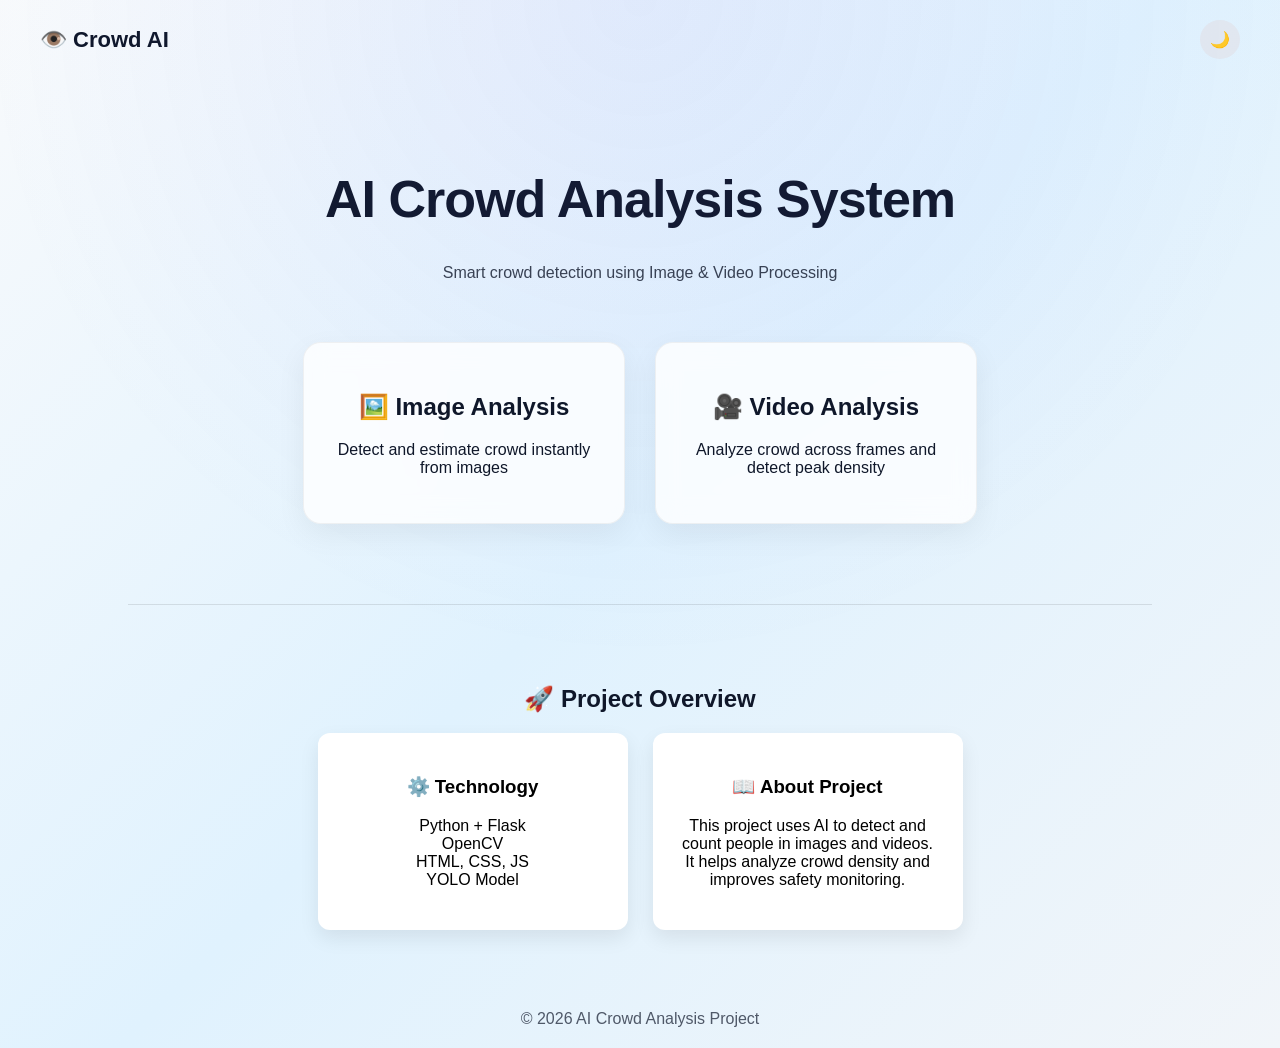
<file: templates/landing.html>
<!DOCTYPE html>
<html lang="en">
<head>
<meta charset="UTF-8">
<meta name="viewport" content="width=device-width, initial-scale=1.0">
<title>Crowd AI</title>

<style>

/* ================= BASE THEME (LIGHT MODE DEFAULT) ================= */
body {
    margin: 0;
    font-family: 'Segoe UI', sans-serif;
    background: linear-gradient(135deg, #f8fafc, #e0f2fe, #f1f5f9);
    color: #0f172a;
    transition: all 0.4s ease;
}
body::before {
    content: "";
    position: fixed;
    top: 0;
    left: 0;
    width: 100%;
    height: 100%;
    background: radial-gradient(circle at top, rgba(99,102,241,0.08), transparent 60%);
    pointer-events: none;
}

/* ================= DARK MODE ================= */
body.dark-mode {
    background: #0b1220;
    color: #e2e8f0;
}

/* ================= NAVBAR ================= */
.navbar {
    display: flex;
    justify-content: space-between;
    align-items: center;
    padding: 20px 40px;
}

.logo {
    font-size: 22px;
    font-weight: bold;
}

/* Toggle Button */
.theme-toggle {
    background: #e2e8f0;
    padding: 10px;
    border-radius: 50%;
    cursor: pointer;
    transition: 0.3s;
}

/* Dark toggle button */
body.dark-mode .theme-toggle {
    background: #1f2937;
    color: white;
}

/* ================= HERO ================= */
.hero {
    text-align: center;
    margin-top: 90px;
}

.hero h1 {
    font-size: 52px;
    font-weight: 700;
    letter-spacing: -1px;
}

.hero p {
    opacity: 0.8;
}

/* ================= CARDS ================= */
.cards {
    display: flex;
    justify-content: center;
    gap: 30px;
    margin-top: 60px;
    flex-wrap: wrap;
}

.card {
    background: rgba(255, 255, 255, 0.8);
    backdrop-filter: blur(12px);
    border: 1px solid rgba(0,0,0,0.05);
    color: #0f172a;
    padding: 30px;
    width: 260px;
    border-radius: 18px;
    text-align: center;
    text-decoration: none;
    transition: 0.3s;
    box-shadow: 0 10px 30px rgba(0,0,0,0.06);
}
.card:hover {
    transform: translateY(-10px);
    box-shadow: 0 20px 50px rgba(0,0,0,0.12);
}

/* DARK CARDS */
body.dark-mode .card {
    background: #111827;
    color: #e5e7eb;
    box-shadow: 0 10px 25px rgba(0,0,0,0.4);
}

/* ================= DIVIDER ================= */
.section-divider {
    width: 80%;
    height: 1px;
    margin: 80px auto;
    background: rgba(0,0,0,0.1);
}

body.dark-mode .section-divider {
    background: rgba(255,255,255,0.1);
}

/* ================= INFO ================= */
.info {
    text-align: center;
}

.info-grid {
    display: flex;
    justify-content: center;
    gap: 25px;
    flex-wrap: wrap;
}

.info-box {
    background: white;
    color: black;
    padding: 25px;
    width: 260px;
    border-radius: 12px;
    transition: 0.3s;
    box-shadow: 0 8px 20px rgba(0,0,0,0.08);
}

/* DARK INFO BOX */
body.dark-mode .info-box {
    background: #111827;
    color: #e5e7eb;
}

/* ================= FOOTER ================= */
.footer {
    margin-top: 60px;
    padding: 20px;
    opacity: 0.7;
    text-align: center;
}

</style>
</head>

<body>

<!-- NAVBAR -->
<div class="navbar">
    <div class="logo">👁️ Crowd AI</div>
    <div onclick="toggleTheme()" class="theme-toggle" id="toggleBtn">🌙</div>
</div>

<!-- HERO -->
<div class="hero">
    <h1>AI Crowd Analysis System</h1>
    <p>Smart crowd detection using Image & Video Processing</p>
</div>

<!-- CARDS -->
<div class="cards">
    <a href="/image" class="card">
        <h2>🖼️ Image Analysis</h2>
        <p>Detect and estimate crowd instantly from images</p>
    </a>

    <a href="/video" class="card">
        <h2>🎥 Video Analysis</h2>
        <p>Analyze crowd across frames and detect peak density</p>
    </a>
</div>

<!-- DIVIDER -->
<div class="section-divider"></div>

<!-- PROJECT INFO -->
<div class="info">
    <h2>🚀 Project Overview</h2>

    <div class="info-grid">

        <div class="info-box">
            <h3>⚙️ Technology</h3>
            <p>
                Python + Flask<br>
                OpenCV<br>
                HTML, CSS, JS<br>
                YOLO Model
            </p>
        </div>

        <div class="info-box">
            <h3>📖 About Project</h3>
            <p>
                This project uses AI to detect and count people in images and videos. 
                It helps analyze crowd density and improves safety monitoring.
            </p>
        </div>

    </div>
</div>

<!-- FOOTER -->
<div class="footer">
    © 2026 AI Crowd Analysis Project
</div>

<!-- SCRIPT -->
<script>
function toggleTheme() {
    document.body.classList.toggle("dark-mode");

    const btn = document.getElementById("toggleBtn");

    if (document.body.classList.contains("dark-mode")) {
        btn.innerHTML = "☀️";
        localStorage.setItem("theme", "dark");
    } else {
        btn.innerHTML = "🌙";
        localStorage.setItem("theme", "light");
    }
}

/* Load saved theme */
window.onload = function () {
    const theme = localStorage.getItem("theme");
    const btn = document.getElementById("toggleBtn");

    if (theme === "dark") {
        document.body.classList.add("dark-mode");
        btn.innerHTML = "☀️";
    } else {
        btn.innerHTML = "🌙";
    }
};
</script>

</body>
</html>
</file>
